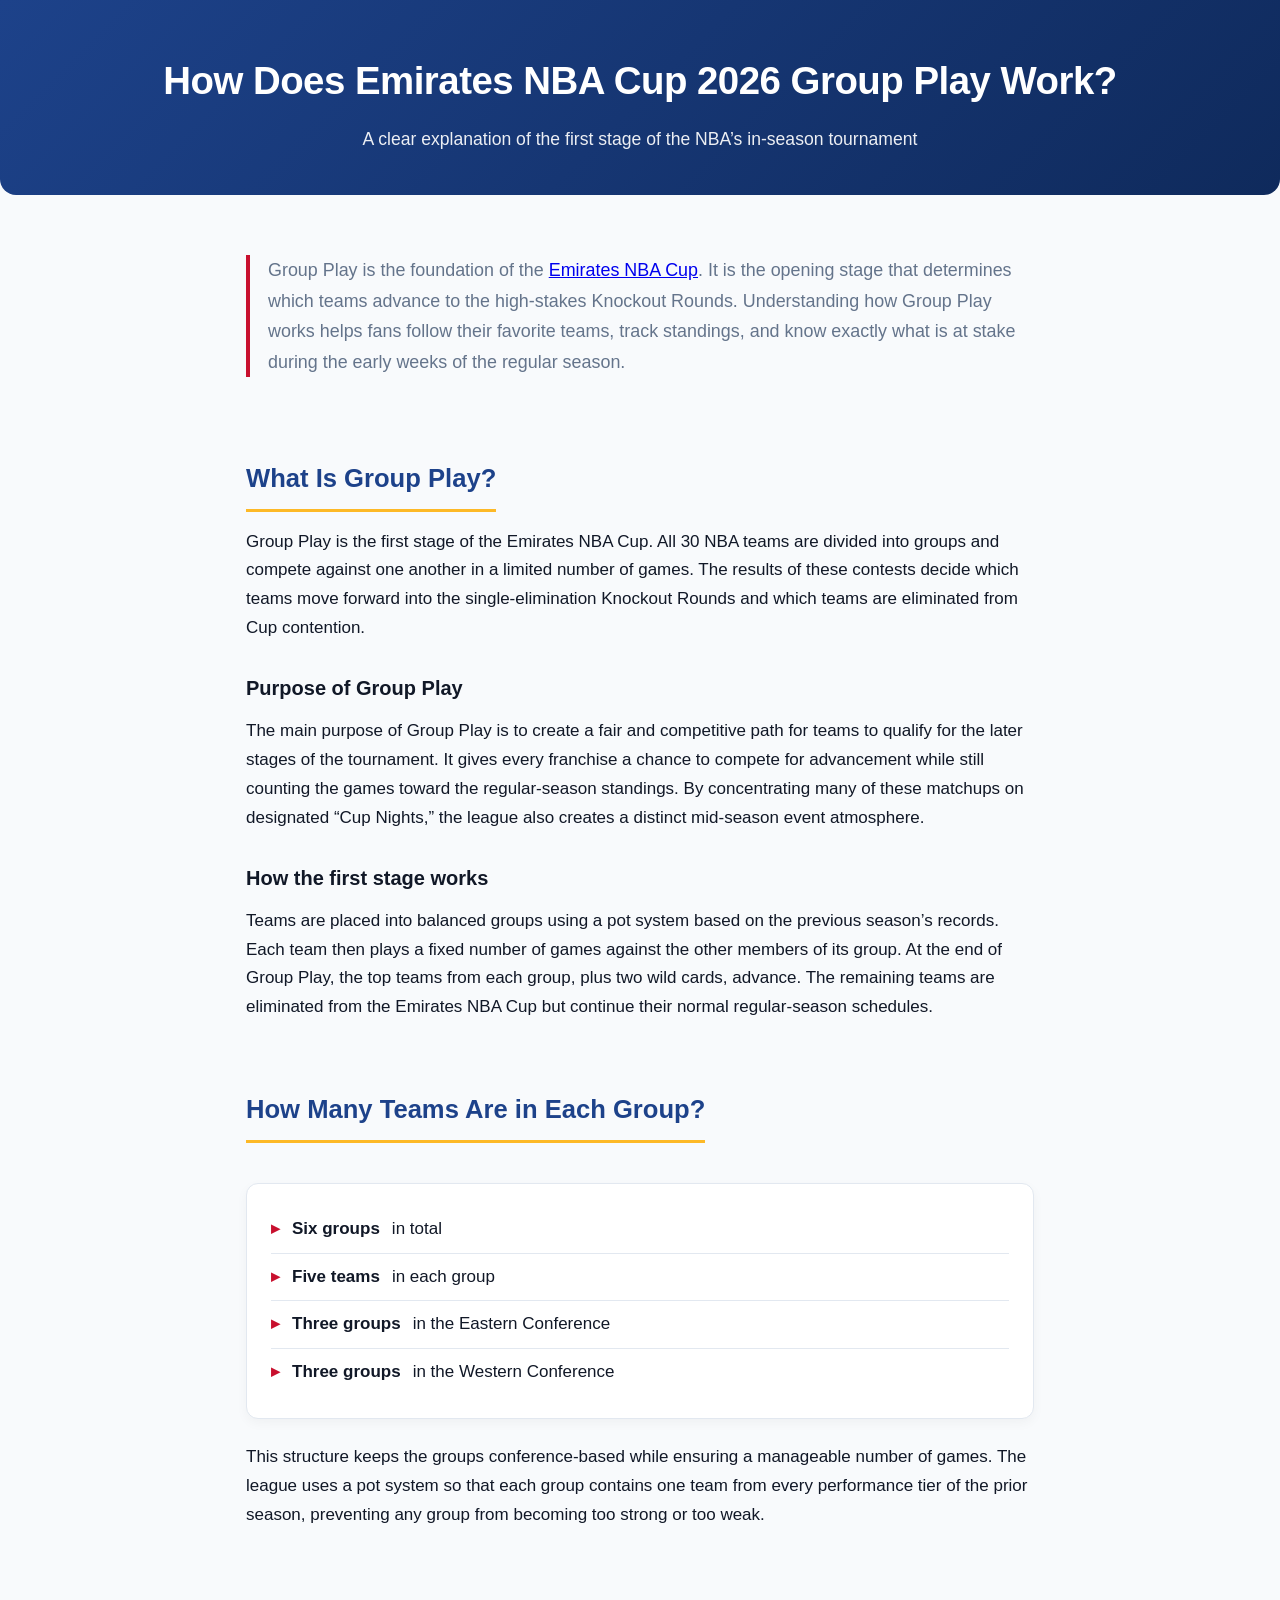
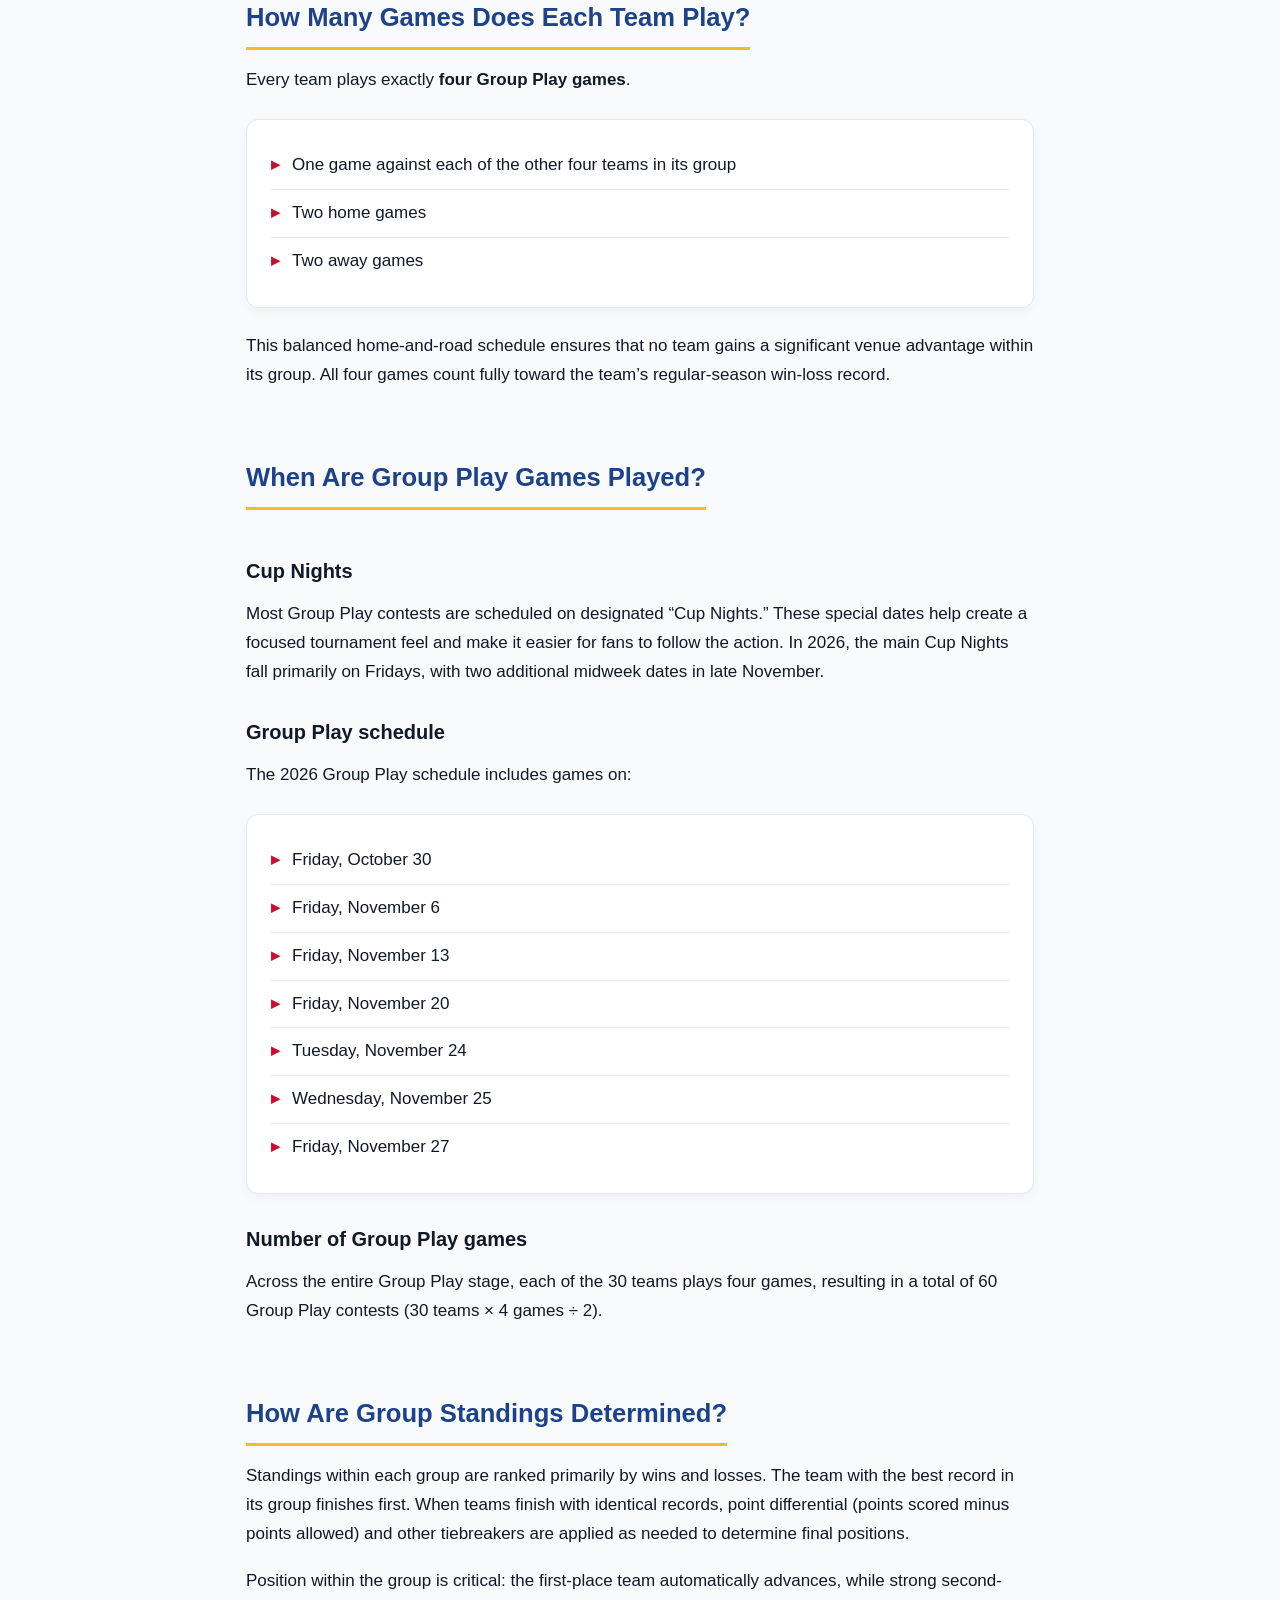
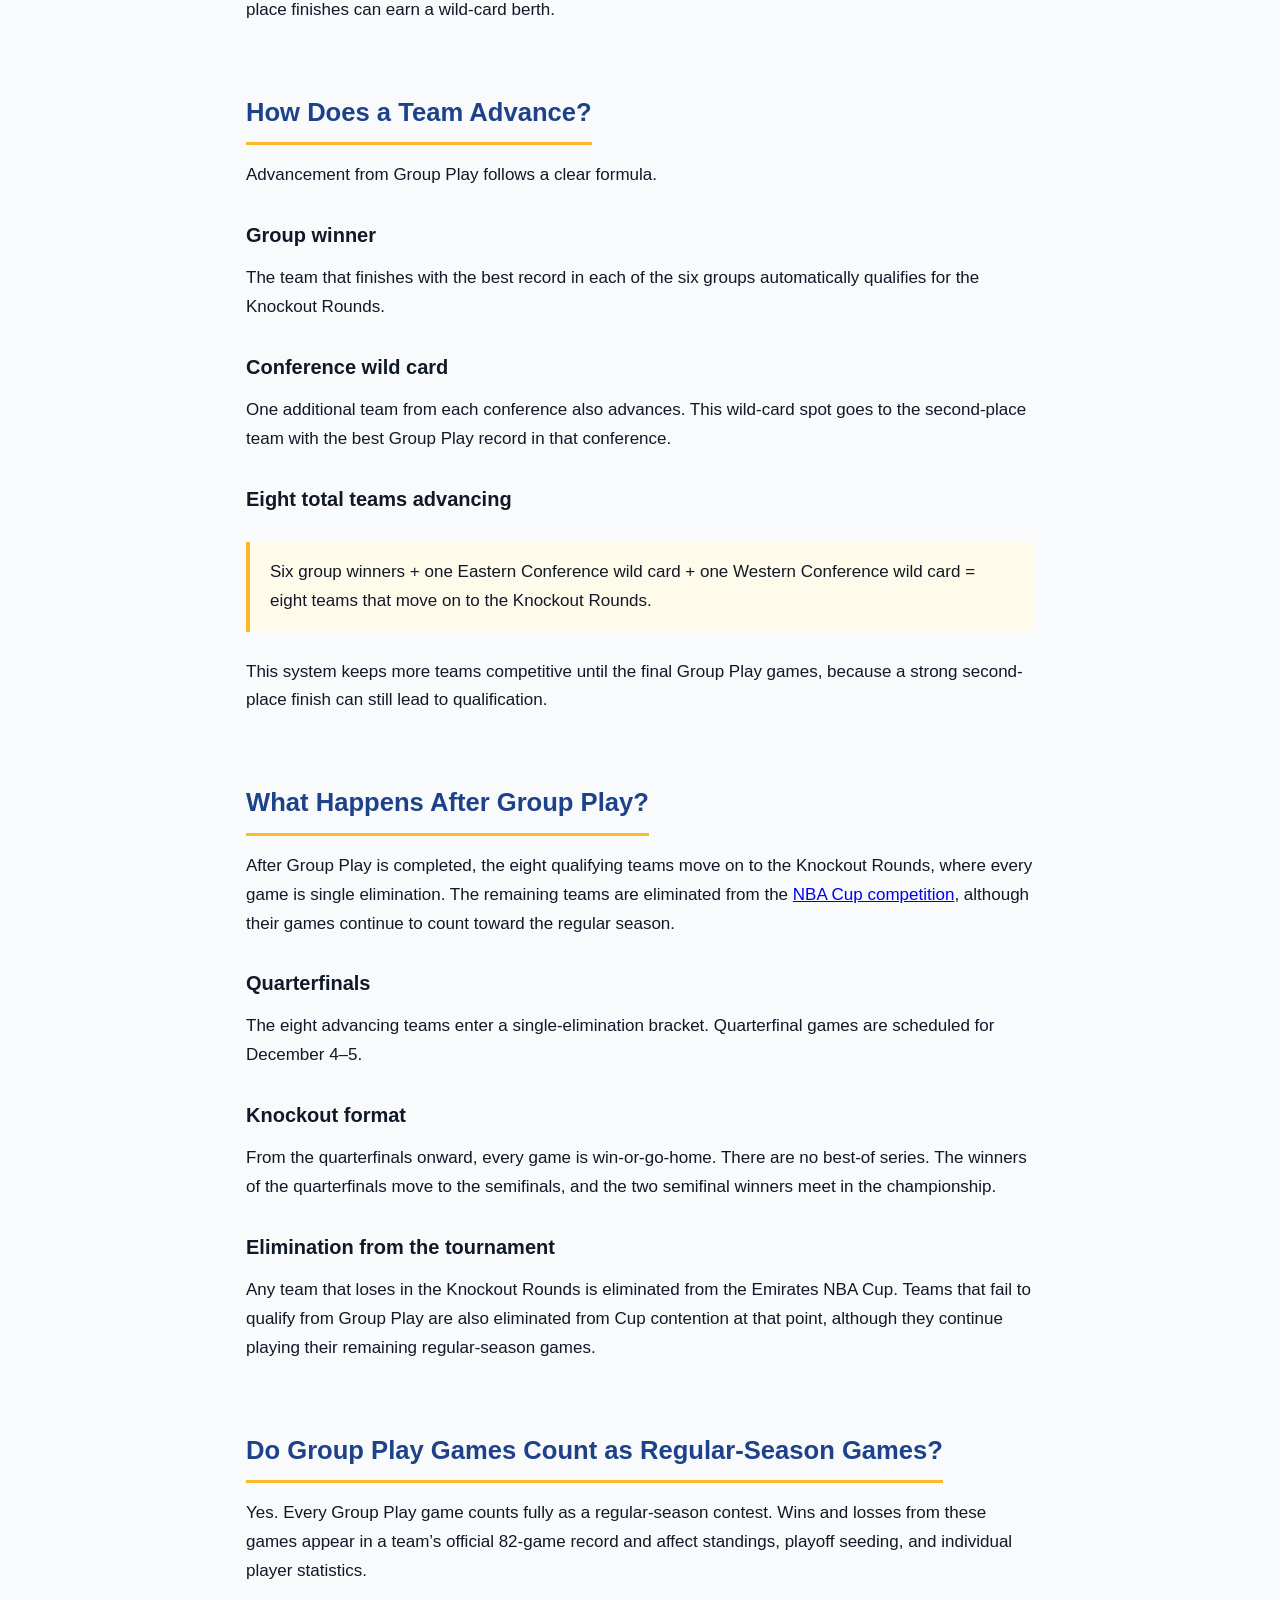
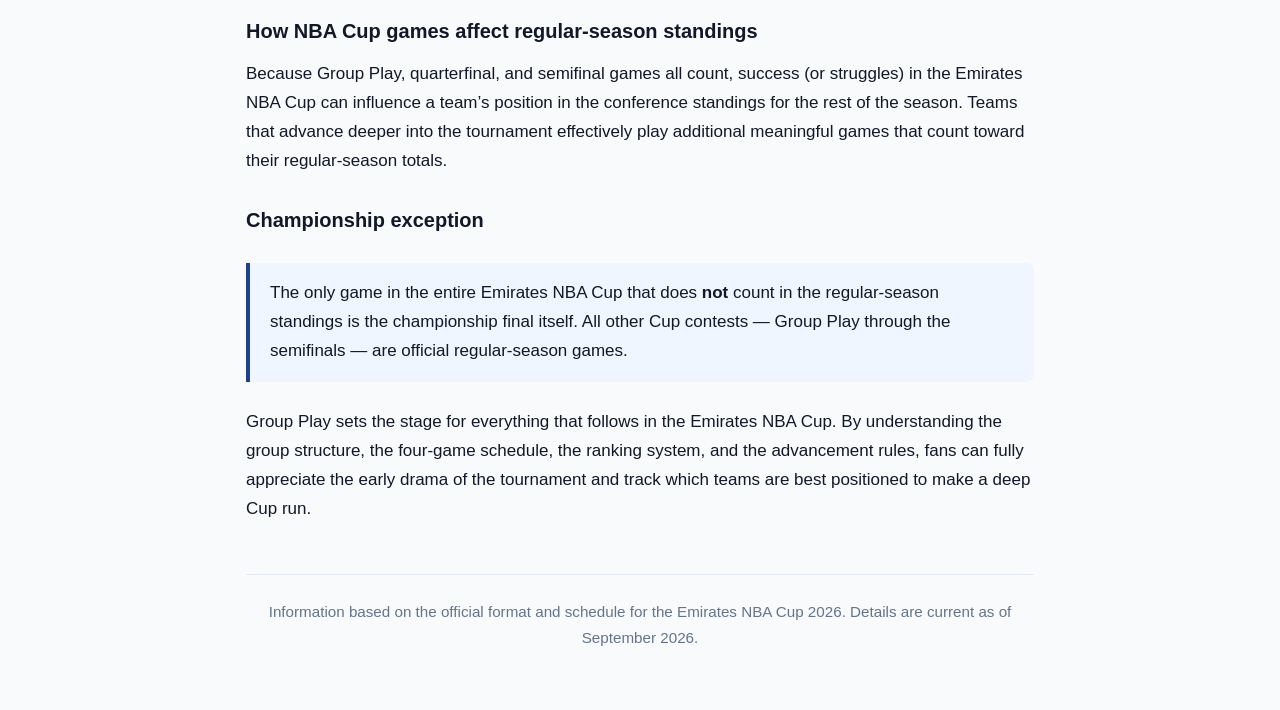
<file: Publish/index.html>
<!DOCTYPE html>
<html lang="en">
<head>
<meta charset="UTF-8">
<meta name="viewport" content="width=device-width, initial-scale=1.0">
<title>How Does Emirates NBA Cup 2026 Group Play Work?</title>
<style>
  :root {
    --primary: #1d428a;
    --secondary: #c8102e;
    --accent: #fdb927;
    --dark: #111827;
    --light: #f8fafc;
    --gray: #64748b;
    --border: #e2e8f0;
    --white: #ffffff;
  }

  * {
    margin: 0;
    padding: 0;
    box-sizing: border-box;
  }

  body {
    font-family: -apple-system, BlinkMacSystemFont, 'Segoe UI', Roboto, 'Helvetica Neue', Arial, sans-serif;
    line-height: 1.7;
    color: var(--dark);
    background: var(--light);
    font-size: 17px;
  }

  .container {
    max-width: 820px;
    margin: 0 auto;
    padding: 20px 16px 60px;
  }

  header {
    background: linear-gradient(135deg, var(--primary), #0f2a5c);
    color: white;
    padding: 48px 20px 40px;
    text-align: center;
    margin-bottom: 40px;
    border-radius: 0 0 16px 16px;
  }

  header h1 {
    font-size: clamp(1.7rem, 5vw, 2.4rem);
    font-weight: 800;
    letter-spacing: -0.5px;
    margin-bottom: 12px;
  }

  header p {
    font-size: 1.1rem;
    opacity: 0.92;
    max-width: 620px;
    margin: 0 auto;
  }

  h2 {
    font-size: 1.6rem;
    color: var(--primary);
    margin: 48px 0 16px;
    padding-bottom: 8px;
    border-bottom: 3px solid var(--accent);
    display: inline-block;
  }

  h3 {
    font-size: 1.25rem;
    color: var(--dark);
    margin: 28px 0 12px;
  }

  p {
    margin-bottom: 18px;
  }

  .intro {
    font-size: 1.12rem;
    color: var(--gray);
    border-left: 4px solid var(--secondary);
    padding-left: 18px;
    margin-bottom: 32px;
  }

  .info-box {
    background: var(--white);
    border: 1px solid var(--border);
    border-radius: 12px;
    padding: 22px 24px;
    margin: 24px 0;
    box-shadow: 0 4px 12px rgba(0,0,0,0.04);
  }

  .info-box ul {
    list-style: none;
    padding: 0;
  }

  .info-box li {
    padding: 9px 0;
    border-bottom: 1px solid var(--border);
    display: flex;
    gap: 12px;
    align-items: flex-start;
  }

  .info-box li:last-child {
    border-bottom: none;
  }

  .info-box li::before {
    content: "▸";
    color: var(--secondary);
    font-weight: bold;
    flex-shrink: 0;
  }

  .highlight {
    background: #fffbeb;
    border-left: 4px solid var(--accent);
    padding: 16px 20px;
    margin: 26px 0;
    border-radius: 0 8px 8px 0;
  }

  .note {
    background: #eff6ff;
    border-left: 4px solid var(--primary);
    padding: 16px 20px;
    margin: 26px 0;
    border-radius: 0 8px 8px 0;
  }

  footer {
    text-align: center;
    margin-top: 50px;
    padding-top: 24px;
    border-top: 1px solid var(--border);
    color: var(--gray);
    font-size: 0.95rem;
  }

  /* Mobile-friendly adjustments */
  @media (max-width: 600px) {
    body {
      font-size: 16px;
    }

    header {
      padding: 36px 16px 30px;
    }

    h2 {
      font-size: 1.4rem;
    }

    h3 {
      font-size: 1.15rem;
    }

    .info-box {
      padding: 18px;
    }
  }
</style>
</head>
<body>

<header>
  <h1>How Does Emirates NBA Cup 2026 Group Play Work?</h1>
  <p>A clear explanation of the first stage of the NBA’s in-season tournament</p>
</header>

<div class="container">

  <p class="intro">Group Play is the foundation of the <a href="https://what-is-the-emirates-nba-cup-2026.vercel.app/"> Emirates NBA Cup</a>. It is the opening stage that determines which teams advance to the high-stakes Knockout Rounds. Understanding how Group Play works helps fans follow their favorite teams, track standings, and know exactly what is at stake during the early weeks of the regular season.</p>

  <h2>What Is Group Play?</h2>
  <p>Group Play is the first stage of the Emirates NBA Cup. All 30 NBA teams are divided into groups and compete against one another in a limited number of games. The results of these contests decide which teams move forward into the single-elimination Knockout Rounds and which teams are eliminated from Cup contention.</p>

  <h3>Purpose of Group Play</h3>
  <p>The main purpose of Group Play is to create a fair and competitive path for teams to qualify for the later stages of the tournament. It gives every franchise a chance to compete for advancement while still counting the games toward the regular-season standings. By concentrating many of these matchups on designated “Cup Nights,” the league also creates a distinct mid-season event atmosphere.</p>

  <h3>How the first stage works</h3>
  <p>Teams are placed into balanced groups using a pot system based on the previous season’s records. Each team then plays a fixed number of games against the other members of its group. At the end of Group Play, the top teams from each group, plus two wild cards, advance. The remaining teams are eliminated from the Emirates NBA Cup but continue their normal regular-season schedules.</p>

  <h2>How Many Teams Are in Each Group?</h2>
  <div class="info-box">
    <ul>
      <li><strong>Six groups</strong> in total</li>
      <li><strong>Five teams</strong> in each group</li>
      <li><strong>Three groups</strong> in the Eastern Conference</li>
      <li><strong>Three groups</strong> in the Western Conference</li>
    </ul>
  </div>
  <p>This structure keeps the groups conference-based while ensuring a manageable number of games. The league uses a pot system so that each group contains one team from every performance tier of the prior season, preventing any group from becoming too strong or too weak.</p>

  <h2>How Many Games Does Each Team Play?</h2>
  <p>Every team plays exactly <strong>four Group Play games</strong>.</p>
  <div class="info-box">
    <ul>
      <li>One game against each of the other four teams in its group</li>
      <li>Two home games</li>
      <li>Two away games</li>
    </ul>
  </div>
  <p>This balanced home-and-road schedule ensures that no team gains a significant venue advantage within its group. All four games count fully toward the team’s regular-season win-loss record.</p>

  <h2>When Are Group Play Games Played?</h2>

  <h3>Cup Nights</h3>
  <p>Most Group Play contests are scheduled on designated “Cup Nights.” These special dates help create a focused tournament feel and make it easier for fans to follow the action. In 2026, the main Cup Nights fall primarily on Fridays, with two additional midweek dates in late November.</p>

  <h3>Group Play schedule</h3>
  <p>The 2026 Group Play schedule includes games on:</p>
  <div class="info-box">
    <ul>
      <li>Friday, October 30</li>
      <li>Friday, November 6</li>
      <li>Friday, November 13</li>
      <li>Friday, November 20</li>
      <li>Tuesday, November 24</li>
      <li>Wednesday, November 25</li>
      <li>Friday, November 27</li>
    </ul>
  </div>

  <h3>Number of Group Play games</h3>
  <p>Across the entire Group Play stage, each of the 30 teams plays four games, resulting in a total of 60 Group Play contests (30 teams × 4 games ÷ 2).</p>

  <h2>How Are Group Standings Determined?</h2>
  <p>Standings within each group are ranked primarily by wins and losses. The team with the best record in its group finishes first. When teams finish with identical records, point differential (points scored minus points allowed) and other tiebreakers are applied as needed to determine final positions.</p>
  <p>Position within the group is critical: the first-place team automatically advances, while strong second-place finishes can earn a wild-card berth.</p>

  <h2>How Does a Team Advance?</h2>
  <p>Advancement from Group Play follows a clear formula.</p>

  <h3>Group winner</h3>
  <p>The team that finishes with the best record in each of the six groups automatically qualifies for the Knockout Rounds.</p>

  <h3>Conference wild card</h3>
  <p>One additional team from each conference also advances. This wild-card spot goes to the second-place team with the best Group Play record in that conference.</p>

  <h3>Eight total teams advancing</h3>
  <div class="highlight">
    Six group winners + one Eastern Conference wild card + one Western Conference wild card = eight teams that move on to the Knockout Rounds.
  </div>
  <p>This system keeps more teams competitive until the final Group Play games, because a strong second-place finish can still lead to qualification.</p>

  <h2>What Happens After Group Play?</h2>

  <p>After Group Play is completed, the eight qualifying teams move on to the Knockout Rounds, where every game is single elimination. The remaining teams are eliminated from the <a href="https://nbacuplive.com" target="_blank" rel="nofollow">NBA Cup competition</a>, although their games continue to count toward the regular season.

</p>

  <h3>Quarterfinals</h3>
  <p>The eight advancing teams enter a single-elimination bracket. Quarterfinal games are scheduled for December 4–5.</p>

  <h3>Knockout format</h3>
  <p>From the quarterfinals onward, every game is win-or-go-home. There are no best-of series. The winners of the quarterfinals move to the semifinals, and the two semifinal winners meet in the championship.</p>

  <h3>Elimination from the tournament</h3>
  <p>Any team that loses in the Knockout Rounds is eliminated from the Emirates NBA Cup. Teams that fail to qualify from Group Play are also eliminated from Cup contention at that point, although they continue playing their remaining regular-season games.</p>

  <h2>Do Group Play Games Count as Regular-Season Games?</h2>
  <p>Yes. Every Group Play game counts fully as a regular-season contest. Wins and losses from these games appear in a team’s official 82-game record and affect standings, playoff seeding, and individual player statistics.</p>

  <h3>How NBA Cup games affect regular-season standings</h3>
  <p>Because Group Play, quarterfinal, and semifinal games all count, success (or struggles) in the Emirates NBA Cup can influence a team’s position in the conference standings for the rest of the season. Teams that advance deeper into the tournament effectively play additional meaningful games that count toward their regular-season totals.</p>

  <h3>Championship exception</h3>
  <div class="note">
    The only game in the entire Emirates NBA Cup that does <strong>not</strong> count in the regular-season standings is the championship final itself. All other Cup contests — Group Play through the semifinals — are official regular-season games.
  </div>

  <p>Group Play sets the stage for everything that follows in the Emirates NBA Cup. By understanding the group structure, the four-game schedule, the ranking system, and the advancement rules, fans can fully appreciate the early drama of the tournament and track which teams are best positioned to make a deep Cup run.</p>

  <footer>
    Information based on the official format and schedule for the Emirates NBA Cup 2026. Details are current as of September 2026.
  </footer>

</div>

</body>
</html>
</file>
